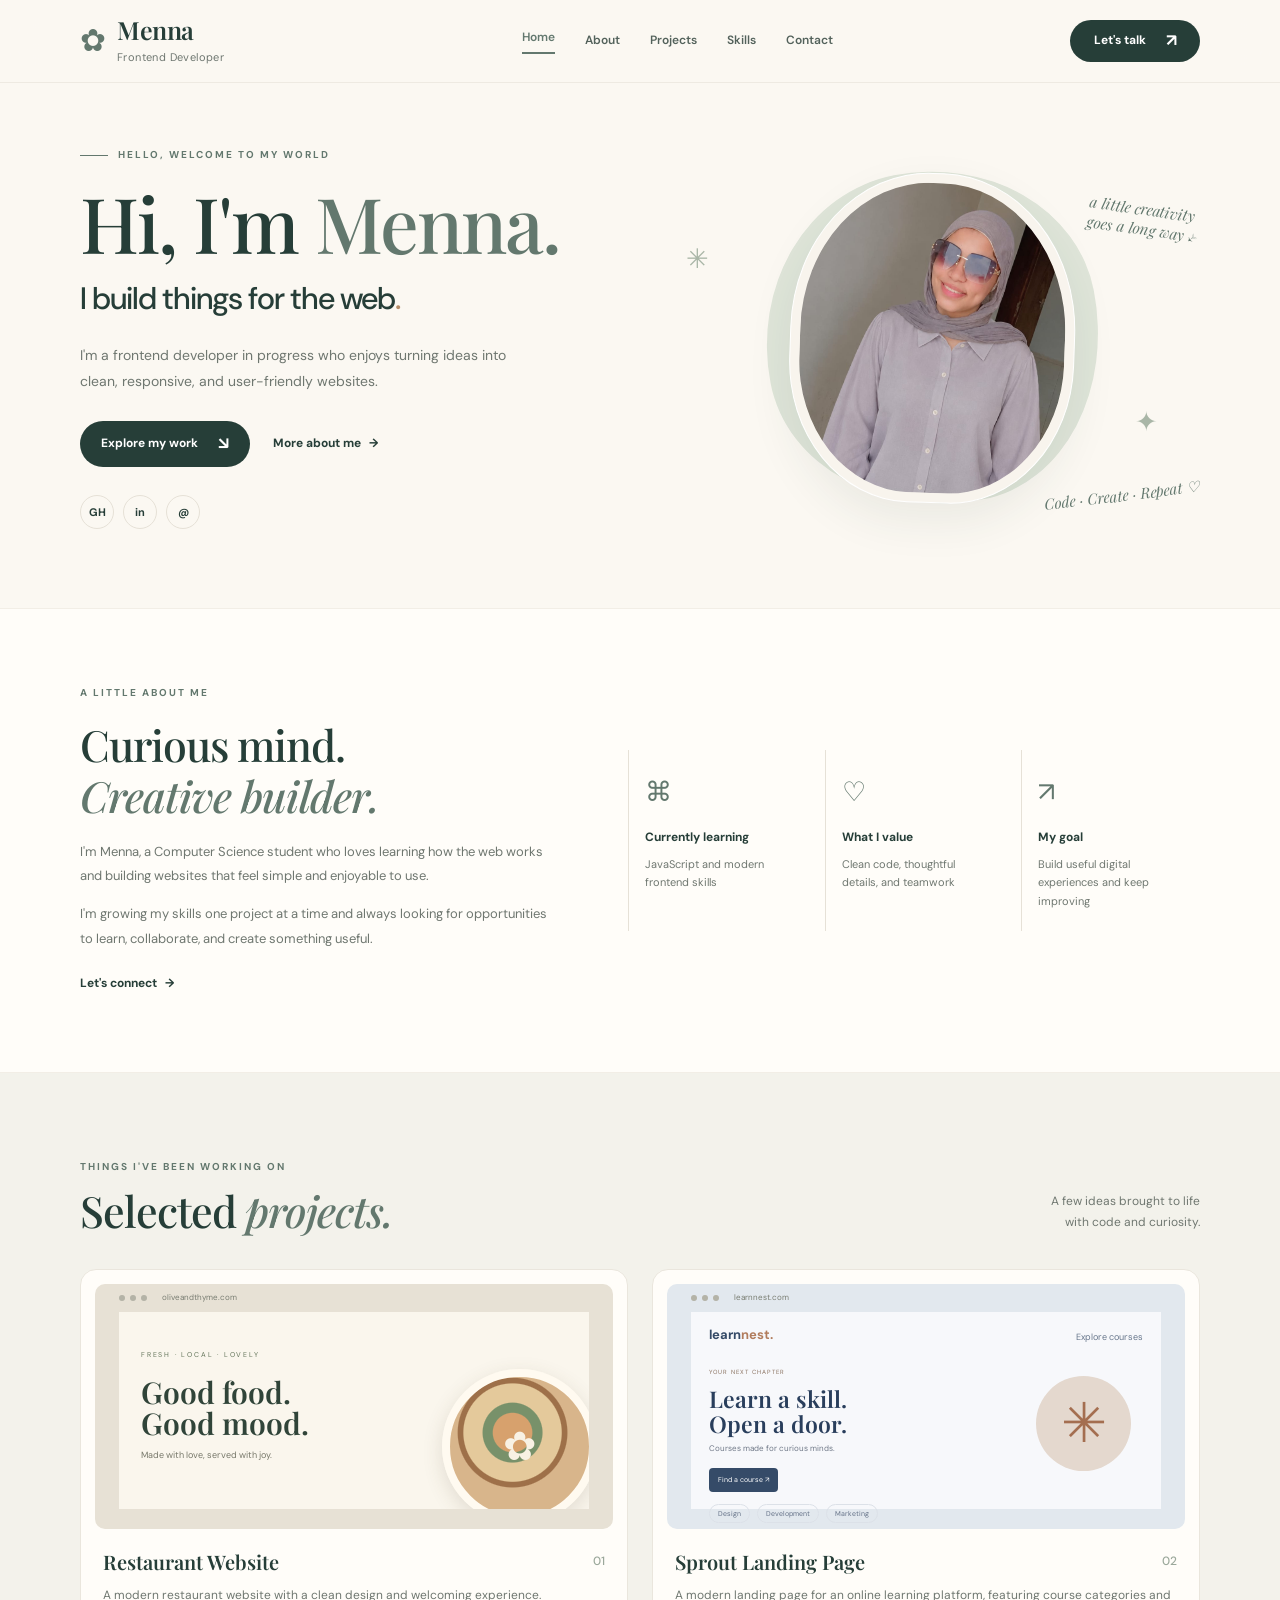
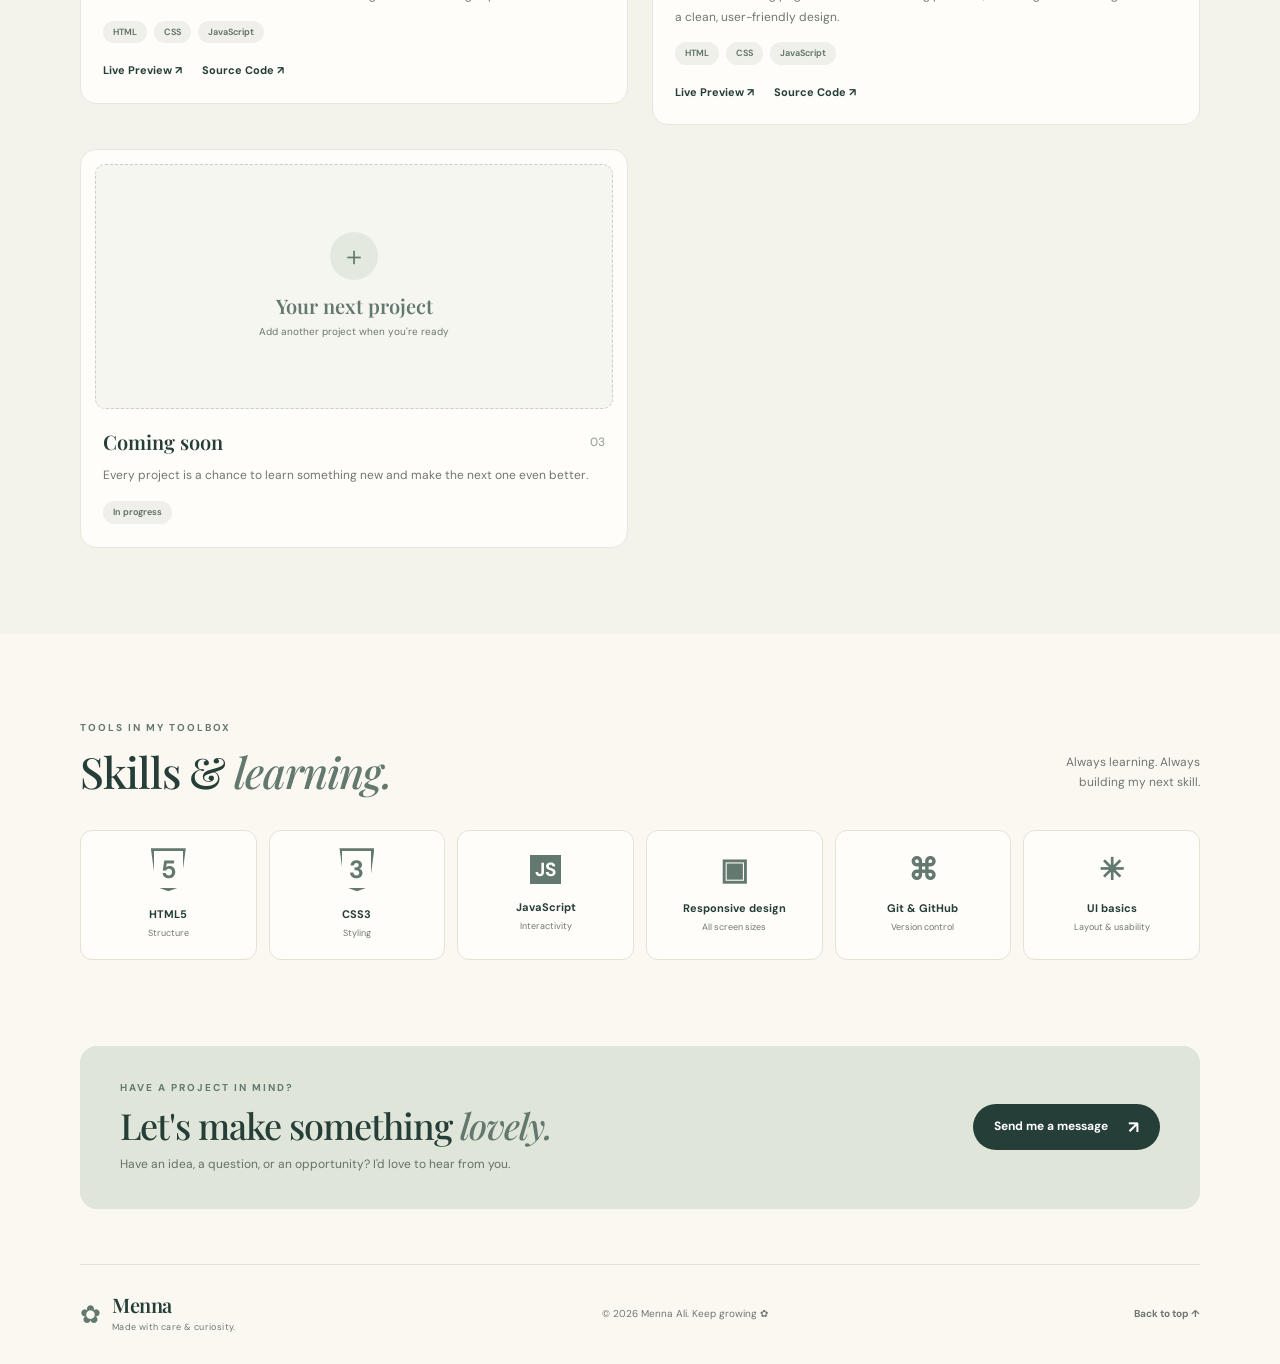
<file: index.html>
<!DOCTYPE html>
<html lang="en">
<head>
  <meta charset="UTF-8" />
  <meta name="viewport" content="width=device-width, initial-scale=1.0" />
  <meta name="description" content="Menna Ali — Frontend Developer portfolio." />
  <title>Menna Ali | Frontend Developer</title>
  <link rel="preconnect" href="https://fonts.googleapis.com">
  <link rel="preconnect" href="https://fonts.gstatic.com" crossorigin>
  <link href="https://fonts.googleapis.com/css2?family=DM+Sans:wght@400;500;600;700&family=Playfair+Display:wght@500;600;700&display=swap" rel="stylesheet">
  <link rel="stylesheet" href="style.css" />
</head>
<body>
  <header class="site-header">
    <nav class="nav container">
      <a class="brand" href="#home" aria-label="Menna home">
        <span class="brand-mark">✿</span>
        <span><strong>Menna</strong><small>Frontend Developer</small></span>
      </a>
      <button class="menu-toggle" id="menuToggle" aria-label="Open navigation" aria-expanded="false">☰</button>
      <div class="nav-links" id="navLinks">
        <a class="active" href="#home">Home</a><a href="#about">About</a><a href="#projects">Projects</a><a href="#skills">Skills</a><a href="#contact">Contact</a>
      </div>
      <a class="button button-dark nav-button" href="#contact">Let's talk <span>↗</span></a>
    </nav>
  </header>

  <main>
    <section class="hero container" id="home">
      <div class="hero-copy reveal">
        <p class="eyebrow"><span class="eyebrow-line"></span> HELLO, WELCOME TO MY WORLD</p>
        <h1>Hi, I'm <span>Menna.</span></h1>
        <h2>I build things for the web<span class="dot">.</span></h2>
        <p class="hero-text">I'm a frontend developer in progress who enjoys turning ideas into clean, responsive, and user-friendly websites.</p>
        <div class="hero-actions">
          <a class="button button-dark" href="#projects">Explore my work <span>↘</span></a>
          <a class="text-link" href="#about">More about me <span>→</span></a>
        </div>
       
<div class="socials">
    <a href="https://github.com/mennadev1"
       target="_blank"
       rel="noopener noreferrer"
       aria-label="GitHub">GH</a>

    <a href="https://www.linkedin.com/in/menna-ali-99b375332/"
       target="_blank"
       rel="noopener noreferrer"
       aria-label="LinkedIn">in</a>

    <a href="mailto:menna2288ali@gmail.com"
       aria-label="Email">@</a>
</div>

      </div>
      <div class="hero-visual reveal">
        <div class="sun-shape"></div>
        <div class="photo-frame">
          
          <img src="my-photo.jpeg" alt="Menna's portrait" onerror="this.style.display='none'; this.nextElementSibling.style.display='flex';">
          <div class="photo-placeholder"><span class="camera-icon">＋</span><strong>Your photo goes here</strong><small>Add a file named <b>my-photo.jpg</b></small></div>
        </div>
        <span class="hand-note note-top">a little creativity<br> goes a long way ↙</span>
        <span class="hand-note note-bottom">Code · Create · Repeat ♡</span>
        <span class="sparkle sparkle-one">✳</span><span class="sparkle sparkle-two">✦</span>
      </div>
    </section>

    <section class="about-section" id="about">
      <div class="container about-grid">
        <div class="about-copy reveal">
          <p class="eyebrow">A LITTLE ABOUT ME</p>
          <h2>Curious mind.<br><span>Creative builder.</span></h2>
          <p>I'm Menna, a Computer Science student who loves learning how the web works and building websites that feel simple and enjoyable to use.</p>
          <p>I'm growing my skills one project at a time and always looking for opportunities to learn, collaborate, and create something useful.</p>
          <a class="text-link" href="#contact">Let's connect <span>→</span></a>
        </div>
        <div class="about-cards reveal">
          <article class="mini-card"><span class="mini-icon">⌘</span><h3>Currently learning</h3><p>JavaScript and modern frontend skills</p></article>
          <article class="mini-card"><span class="mini-icon">♡</span><h3>What I value</h3><p>Clean code, thoughtful details, and teamwork</p></article>
          <article class="mini-card"><span class="mini-icon">↗</span><h3>My goal</h3><p>Build useful digital experiences and keep improving</p></article>
        </div>
      </div>
    </section>

    <section class="projects-section section-pad" id="projects">
      <div class="container">
        <div class="section-heading reveal"><div><p class="eyebrow">THINGS I'VE BEEN WORKING ON</p><h2>Selected <span>projects.</span></h2></div><p class="heading-note">A few ideas brought to life<br>with code and curiosity.</p></div>
        <div class="project-grid">

    <!-- Project 01: Restaurant -->
    <article class="project-card reveal">
        <div class="project-preview restaurant-preview">
            <div class="mock-browser">
                <span></span><span></span><span></span>
                <small>oliveandthyme.com</small>
            </div>
            <div class="restaurant-art">
                <span class="tiny-label">FRESH · LOCAL · LOVELY</span>
                <strong>Good food.<br>Good mood.</strong>
                <p>Made with love, served with joy.</p>
                <span class="food-circle">✿</span>
            </div>
        </div>

        <div class="project-info">
            <div class="project-title-row">
                <h3>Restaurant Website</h3>
                <span class="project-number">01</span>
            </div>

            <p>A modern restaurant website with a clean design and welcoming experience.</p>

            <div class="tags">
                <span>HTML</span>
                <span>CSS</span>
                <span>JavaScript</span>
            </div>

            <div class="project-links">
                <a href="https://mennadev1.github.io/restaurant-website/"
                   target="_blank" rel="noopener noreferrer" class="text-link">
                    Live Preview ↗
                </a>

                <a href="https://github.com/mennadev1/restaurant-website"
                   target="_blank" rel="noopener noreferrer" class="text-link">
                    Source Code ↗
                </a>
            </div>
        </div>
    </article>

    <!-- Project 02: Sprout -->
    <article class="project-card reveal">
        <div class="project-preview courses-preview">
            <div class="mock-browser">
                <span></span><span></span><span></span>
                <small>learnnest.com</small>
            </div>

            <div class="courses-art">
                <div class="course-nav">
                    learn<span>nest.</span>
                    <small>Explore courses</small>
                </div>

                <div class="course-hero">
                    <div>
                        <small>YOUR NEXT CHAPTER</small>
                        <strong>Learn a skill.<br>Open a door.</strong>
                        <p>Courses made for curious minds.</p>
                        <span class="fake-button">Find a course ↗</span>
                    </div>
                    <div class="course-orbit">✳</div>
                </div>

                <div class="course-pills">
                    <span>Design</span>
                    <span>Development</span>
                    <span>Marketing</span>
                </div>
            </div>
        </div>

        <div class="project-info">
            <div class="project-title-row">
                <h3>Sprout Landing Page</h3>
                <span class="project-number">02</span>
            </div>

            <p>A modern landing page for an online learning platform, featuring course categories and a clean, user-friendly design.</p>

            <div class="tags">
                <span>HTML</span>
                <span>CSS</span>
                <span>JavaScript</span>
            </div>

            <div class="project-links">
                <a href="https://mennadev1.github.io/sprout-landing-page/sprout/"
                   target="_blank" rel="noopener noreferrer" class="text-link">
                    Live Preview ↗
                </a>

                <a href="https://github.com/mennadev1/sprout-landing-page"
                   target="_blank" rel="noopener noreferrer" class="text-link">
                    Source Code ↗
                </a>
            </div>
        </div>
    </article>

    <!-- Project 03: Coming Soon -->
    <article class="project-card project-card-placeholder reveal">
        <div class="add-project">
            <span>＋</span>
            <strong>Your next project</strong>
            <small>Add another project when you're ready</small>
        </div>

        <div class="project-info">
            <div class="project-title-row">
                <h3>Coming soon</h3>
                <span class="project-number">03</span>
            </div>
            <p>Every project is a chance to learn something new and make the next one even better.</p>
            <div class="tags">
                <span>In progress</span>
            </div>
        </div>
    </article>

</div>
      </div>
    </section>

    <section class="skills-section section-pad" id="skills">
      <div class="container">
        <div class="section-heading reveal"><div><p class="eyebrow">TOOLS IN MY TOOLBOX</p><h2>Skills & <span>learning.</span></h2></div><p class="heading-note">Always learning. Always<br>building my next skill.</p></div>
        <div class="skills-grid reveal">
          <div class="skill"><span class="skill-symbol html-symbol">5</span><strong>HTML5</strong><small>Structure</small></div>
          <div class="skill"><span class="skill-symbol css-symbol">3</span><strong>CSS3</strong><small>Styling</small></div>
          <div class="skill"><span class="skill-symbol js-symbol">JS</span><strong>JavaScript</strong><small>Interactivity</small></div>
          <div class="skill"><span class="skill-symbol">▣</span><strong>Responsive design</strong><small>All screen sizes</small></div>
          <div class="skill"><span class="skill-symbol">⌘</span><strong>Git & GitHub</strong><small>Version control</small></div>
          <div class="skill"><span class="skill-symbol">✳</span><strong>UI basics</strong><small>Layout & usability</small></div>
        </div>
      </div>
    </section>

    <section class="contact-section container" id="contact">
      <div class="contact-box reveal"><div><p class="eyebrow">HAVE A PROJECT IN MIND?</p><h2>Let's make something <span>lovely.</span></h2><p>Have an idea, a question, or an opportunity? I'd love to hear from you.</p></div><a class="button button-dark" href="mailto:menna@example.com">Send me a message <span>↗</span></a></div>
    </section>
  </main>

  <footer class="footer container"><a class="brand footer-brand" href="#home"><span class="brand-mark">✿</span><span><strong>Menna</strong><small>Made with care & curiosity.</small></span></a><p>© <span id="year"></span> Menna Ali. Keep growing ✿</p><a class="back-top" href="#home">Back to top ↑</a></footer>
  <script src="script.js"></script>
</body>
</html>
</file>
<file: style.css>
:root {
  --paper: #fbf8f2;
  --paper-deep: #f2eee5;
  --sage: #dfe5d9;
  --sage-dark: #63786e;
  --ink: #263e38;
  --muted: #6f7770;
  --line: #e6e1d7;
  --white: #fffdf9;
  --serif: "Playfair Display", Georgia, serif;
  --sans: "DM Sans", Arial, sans-serif;
}
* { box-sizing: border-box; }
html { scroll-behavior: smooth; scroll-padding-top: 90px; }
body { margin: 0; color: var(--ink); background: var(--paper); font-family: var(--sans); line-height: 1.65; }
a { color: inherit; text-decoration: none; }
button { font: inherit; }
.container { width: min(1120px, calc(100% - 48px)); margin: 0 auto; }
.site-header { position: sticky; top: 0; z-index: 20; background: rgba(251,248,242,.92); backdrop-filter: blur(16px); border-bottom: 1px solid rgba(230,225,215,.6); }
.nav { height: 82px; display: flex; align-items: center; justify-content: space-between; gap: 24px; }
.brand { display: inline-flex; align-items: center; gap: 11px; min-width: 205px; }
.brand-mark { font-size: 31px; line-height: 1; color: var(--sage-dark); }
.brand strong { display: block; font: 600 25px/1.1 var(--serif); letter-spacing: -.4px; }
.brand small { display: block; margin-top: 4px; font-size: 11px; letter-spacing: .4px; color: var(--muted); }
.nav-links { display: flex; align-items: center; gap: 30px; }
.nav-links a { font-size: 12px; font-weight: 600; color: #53625b; transition: color .2s; }
.nav-links a:hover, .nav-links a.active { color: var(--sage-dark); }
.nav-links a.active::after { content: ""; display: block; height: 2px; background: var(--sage-dark); margin-top: 5px; }
.button { display: inline-flex; align-items: center; justify-content: center; gap: 20px; border-radius: 100px; padding: 13px 21px; font-size: 12px; font-weight: 700; transition: transform .2s, box-shadow .2s; border: 0; cursor: pointer; }
.button:hover { transform: translateY(-3px); box-shadow: 0 8px 22px #263e381c; }
.button-dark { background: var(--ink); color: white; }
.button span { font-size: 17px; line-height: 1; }
.nav-button { padding: 11px 17px; min-width: 130px; }
.menu-toggle { display: none; border: 0; background: transparent; color: var(--ink); font-size: 24px; cursor: pointer; }
.hero { min-height: 525px; display: grid; grid-template-columns: 1.02fr .98fr; align-items: center; gap: 30px; padding-top: 40px; padding-bottom: 55px; }
.eyebrow { display: flex; align-items: center; gap: 10px; color: var(--sage-dark); font-size: 10px; font-weight: 700; letter-spacing: 2px; margin: 0 0 17px; }
.eyebrow-line { width: 28px; height: 1px; background: var(--sage-dark); }
.hero h1 { margin: 0; font: 500 clamp(54px, 6vw, 78px)/1.08 var(--serif); letter-spacing: -2px; }
.hero h1 span { color: var(--sage-dark); }
.hero h2 { margin: 9px 0 18px; font-size: clamp(22px, 2.6vw, 31px); font-weight: 500; letter-spacing: -1px; }
.dot { color: #b58d69; }
.hero-text { max-width: 440px; color: var(--muted); font-size: 14px; line-height: 1.9; }
.hero-actions { display: flex; align-items: center; gap: 23px; flex-wrap: wrap; margin-top: 26px; }
.text-link { display: inline-flex; align-items: center; gap: 8px; font-size: 12px; font-weight: 700; color: var(--ink); }
.text-link span { transition: transform .2s; }
.text-link:hover span { transform: translateX(4px); }
.socials { display: flex; gap: 9px; margin-top: 28px; }
.socials a { width: 34px; height: 34px; border: 1px solid var(--line); border-radius: 50%; display: grid; place-items: center; font-size: 11px; font-weight: 700; transition: .2s; }
.socials a:hover { background: var(--sage); transform: translateY(-3px); }
.hero-visual { min-height: 390px; position: relative; display: grid; place-items: center; }
.sun-shape { position: absolute; width: 335px; height: 335px; background: var(--sage); border-radius: 48% 52% 44% 56% / 54% 45% 55% 46%; transform: rotate(-11deg); }
.photo-frame { position: relative; width: 285px; height: 330px; padding: 9px; border: 1px solid #fff; background: #f8f4ed; border-radius: 48% 48% 43% 43%; box-shadow: 0 18px 45px #263e3814; transform: rotate(2deg); overflow: hidden; }
.photo-frame img { width: 100%; height: 100%; object-fit: cover; border-radius: inherit; }
.photo-placeholder { position: absolute; inset: 9px; border-radius: inherit; background: linear-gradient(145deg,#e9e4da,#d7ded3); display: none; flex-direction: column; align-items: center; justify-content: center; text-align: center; color: var(--ink); }
.camera-icon { display: grid; place-items: center; width: 54px; height: 54px; border: 1px solid #7d8e83; border-radius: 50%; font-size: 31px; margin-bottom: 15px; }
.photo-placeholder strong { font: 600 19px var(--serif); }
.photo-placeholder small { font-size: 10px; color: var(--muted); margin-top: 8px; }
.hand-note { position: absolute; font: italic 15px var(--serif); line-height: 1.35; color: var(--sage-dark); }
.note-top { top: 56px; right: 0; transform: rotate(8deg); }
.note-bottom { bottom: 28px; right: 0; transform: rotate(-7deg); }
.sparkle { position: absolute; color: #a9b6a7; font-size: 27px; }
.sparkle-one { left: 20px; top: 94px; }.sparkle-two { right: 42px; bottom: 88px; }
.about-section { background: var(--white); border-top: 1px solid #f2eee6; border-bottom: 1px solid #f2eee6; padding: 76px 0; }
.about-grid { display: grid; grid-template-columns: .9fr 1.1fr; gap: 80px; align-items: center; }
.about-copy h2, .section-heading h2, .contact-box h2 { font: 500 clamp(31px, 4vw, 43px)/1.2 var(--serif); letter-spacing: -1px; margin: 0 0 18px; }
.about-copy h2 span, .section-heading h2 span, .contact-box h2 span { color: var(--sage-dark); font-style: italic; }
.about-copy > p:not(.eyebrow) { color: var(--muted); font-size: 13px; line-height: 1.9; }
.about-copy .text-link { margin-top: 10px; }
.about-cards { display: grid; grid-template-columns: repeat(3,1fr); gap: 18px; }
.mini-card { padding: 20px 16px; border-left: 1px solid var(--line); }
.mini-icon { display: block; font-size: 27px; color: var(--sage-dark); margin-bottom: 13px; }
.mini-card h3 { font-size: 12px; margin: 0 0 7px; }
.mini-card p { font-size: 11px; line-height: 1.7; color: var(--muted); margin: 0; }
.section-pad { padding: 86px 0; }
.projects-section { background: #f3f2eb; }
.section-heading { display: flex; justify-content: space-between; align-items: end; gap: 20px; margin-bottom: 32px; }
.section-heading .eyebrow { margin-bottom: 10px; }
.section-heading h2 { margin: 0; }
.heading-note { font-size: 12px; color: var(--muted); line-height: 1.7; text-align: right; margin: 0 0 5px; }
.project-card { background: var(--white); border: 1px solid #eae6dd; border-radius: 16px; overflow: hidden; transition: transform .25s, box-shadow .25s; }
.project-card:hover { transform: translateY(-5px); box-shadow: 0 16px 35px #263e3810; }
.project-preview { height: 245px; margin: 14px 14px 0; border-radius: 10px; overflow: hidden; position: relative; }
.restaurant-preview { background: #e7e1d5; padding: 0 24px 20px; }
.mock-browser { height: 28px; display: flex; align-items: center; gap: 5px; }
.mock-browser > span { width: 6px; height: 6px; border-radius: 50%; background: #b4b3a7; }
.mock-browser small { margin-left: 10px; color: #787c71; font-size: 8px; }
.restaurant-art { height: 197px; background: #faf6ed; padding: 27px 22px; position: relative; overflow: hidden; }
.tiny-label { font-size: 7px; letter-spacing: 1.8px; color: #65765c; }
.restaurant-art strong { display: block; margin-top: 12px; font: 600 30px/1.03 var(--serif); color: #304439; }
.restaurant-art p { font-size: 9px; color: #77786a; }
.food-circle { position: absolute; width: 155px; height: 155px; border-radius: 50%; background: radial-gradient(circle at 45% 40%,#d7a16d 0 17%,#78916a 18% 26%,#e4c99b 27% 43%,#9e7049 44% 48%,#d8b58b 49%); right: -8px; bottom: -15px; display: grid; place-items: center; color: #f8f1e4; font-size: 40px; border: 8px solid #fffaf0; box-shadow: 0 6px 20px #5a473126; }
.courses-preview { background: #e2e8ee; padding: 0 24px 20px; }
.courses-art { height: 197px; background: #f7f8fb; padding: 14px 18px; }
.course-nav { font: 700 13px var(--sans); color: #344a67; }
.course-nav span { color: #b17c5c; }.course-nav small { float: right; font: 9px var(--sans); color: #68778c; margin-top: 5px; }
.course-hero { margin-top: 13px; display: flex; justify-content: space-between; align-items: center; }
.course-hero > div:first-child { z-index: 1; }
.course-hero small { font-size: 6px; letter-spacing: 1px; color: #8a715f; }
.course-hero strong { display: block; font: 600 23px/1.08 var(--serif); color: #293e5c; margin: 5px 0; }
.course-hero p { font-size: 8px; color: #6f7887; margin: 0 0 9px; }
.fake-button { display: inline-block; background: #354b68; color: white; padding: 6px 9px; border-radius: 4px; font-size: 7px; }
.course-orbit { width: 95px; height: 95px; border-radius: 50%; background: #e4d8ce; color: #a46e50; display: grid; place-items: center; font-size: 55px; margin-right: 12px; }
.course-pills { display: flex; gap: 7px; margin-top: 12px; }
.course-pills span { border: 1px solid #dce1e8; border-radius: 20px; padding: 3px 8px; color: #647187; font-size: 7px; }
.project-info { padding: 19px 22px 23px; }
.project-title-row { display: flex; justify-content: space-between; align-items: center; gap: 12px; }
.project-title-row h3 { margin: 0; font: 600 20px var(--serif); }
.project-number { color: #9ba89b; font: 500 12px var(--sans); }
.project-info > p { color: var(--muted); font-size: 12px; line-height: 1.8; margin: 10px 0 14px; }
.tags { display: flex; gap: 7px; flex-wrap: wrap; }
.tags span { background: #eef0e9; border-radius: 20px; padding: 4px 10px; color: #5c6e61; font-size: 9px; font-weight: 600; }
.project-links { display: flex; gap: 20px; margin-top: 18px; }
.project-links .text-link { font-size: 11px; }
.project-card-placeholder { display: flex; flex-direction: column; justify-content: stretch; }
.add-project { min-height: 245px; margin: 14px 14px 0; border: 1px dashed #c8d0c4; border-radius: 10px; display: flex; flex-direction: column; align-items: center; justify-content: center; background: #f5f6ef; color: var(--sage-dark); }
.add-project > span { display: grid; place-items: center; width: 48px; height: 48px; border-radius: 50%; background: #e4e9df; font-size: 26px; margin-bottom: 12px; }
.add-project strong { font: 600 20px var(--serif); }
.add-project small { color: var(--muted); font-size: 10px; margin-top: 5px; }
.skills-section { background: var(--paper); }
.skills-grid { display: grid; grid-template-columns: repeat(6,1fr); gap: 12px; }
.skill { border: 1px solid var(--line); border-radius: 12px; min-height: 130px; display: flex; flex-direction: column; align-items: center; justify-content: center; padding: 15px 7px; background: #fffdf9; transition: transform .2s, background .2s; text-align: center; }
.skill:hover { transform: translateY(-4px); background: #f0f2e9; }
.skill-symbol { color: var(--sage-dark); font-size: 30px; line-height: 1; font-weight: 700; margin-bottom: 14px; }
.html-symbol, .css-symbol { font: 700 25px var(--sans); border: 3px solid var(--sage-dark); padding: 2px 7px; clip-path: polygon(0 0,100% 0,85% 90%,50% 100%,15% 90%); }
.js-symbol { background: var(--sage-dark); color: white; padding: 5px; font-size: 19px; }
.skill strong { font-size: 11px; }.skill small { font-size: 9px; color: var(--muted); margin-top: 3px; }
.contact-section { padding-top: 0; padding-bottom: 55px; }
.contact-box { padding: 34px 40px; border-radius: 17px; background: var(--sage); display: flex; align-items: center; justify-content: space-between; gap: 25px; }
.contact-box .eyebrow { margin-bottom: 8px; }.contact-box h2 { font-size: clamp(27px,3vw,36px); margin-bottom: 8px; }.contact-box > div > p:last-child { margin: 0; color: #637168; font-size: 12px; }
.footer { min-height: 100px; display: flex; align-items: center; justify-content: space-between; gap: 20px; border-top: 1px solid var(--line); }
.footer-brand { min-width: auto; }.footer-brand .brand-mark { font-size: 25px; }.footer-brand strong { font-size: 20px; }.footer-brand small { font-size: 9px; }
.footer p, .back-top { font-size: 10px; color: var(--muted); }.back-top { font-weight: 700; }
.reveal { opacity: 0; transform: translateY(18px); transition: opacity .65s ease, transform .65s ease; }.reveal.visible { opacity: 1; transform: translateY(0); }
@media (prefers-reduced-motion: reduce) { *,*::before,*::after { scroll-behavior: auto !important; transition-duration: .01ms !important; } .reveal { opacity: 1; transform: none; } }
@media (max-width: 900px) {
  .nav-links { gap: 17px; }.brand { min-width: auto; }.hero { min-height: 480px; }.sun-shape { width: 290px; height: 290px; }.photo-frame { width: 245px; height: 290px; }.note-top { right: -8px; }.note-bottom { right: -3px; }.about-grid { gap: 35px; }.about-cards { gap: 8px; }.mini-card { padding: 15px 10px; }.skills-grid { grid-template-columns: repeat(3,1fr); }
}
@media (max-width: 680px) {
  .container { width: min(100% - 32px, 520px); }.nav { height: 72px; gap: 12px; }.brand strong { font-size: 22px; }.brand small { font-size: 9px; }.menu-toggle { display: block; margin-left: auto; }.nav-button { display: none; }
  .nav-links { display: none; position: absolute; top: 71px; left: 16px; right: 16px; background: var(--white); border: 1px solid var(--line); border-radius: 14px; padding: 16px; box-shadow: 0 15px 30px #263e3812; flex-direction: column; align-items: stretch; gap: 0; }.nav-links.open { display: flex; }.nav-links a { padding: 11px 8px; }.nav-links a.active::after { display: none; }
  .hero { grid-template-columns: 1fr; padding-top: 54px; gap: 15px; }.hero-copy { order: 1; }.hero-visual { order: 0; min-height: 310px; }.sun-shape { width: 255px; height: 255px; }.photo-frame { width: 210px; height: 260px; }.note-top { top: 18px; right: 0; font-size: 12px; }.note-bottom { bottom: 4px; right: 4px; font-size: 12px; }.sparkle-one { left: 12px; top: 68px; }.hero h1 { font-size: 58px; }.hero h2 { font-size: 25px; }.hero-text { font-size: 13px; }
  .about-section, .section-pad { padding: 60px 0; }.about-grid { grid-template-columns: 1fr; gap: 35px; }.about-cards { grid-template-columns: 1fr; gap: 10px; }.mini-card { border-left: 2px solid var(--sage); padding: 8px 15px; }.mini-icon { margin-bottom: 4px; }.mini-card h3 { margin-bottom: 2px; }
  .section-heading { align-items: start; flex-direction: column; margin-bottom: 25px; }.heading-note { text-align: left; }.project-grid { grid-template-columns: 1fr; }.project-preview { height: 230px; }.restaurant-art, .courses-art { height: 182px; }.project-card-placeholder .add-project { min-height: 180px; }
  .skills-grid { grid-template-columns: repeat(2,1fr); }.skill { min-height: 115px; }.contact-box { padding: 28px 22px; flex-direction: column; align-items: flex-start; }.contact-box .button { align-self: stretch; }.footer { padding: 22px 0; flex-wrap: wrap; }.footer p { order: 3; width: 100%; margin: 0; }
}

.project-grid {
    display: grid;
    grid-template-columns: repeat(2, minmax(0, 1fr));
    gap: 24px;
    align-items: start;
}

.project-card {
    min-width: 0;
}

@media (max-width: 700px) {
    .project-grid {
        grid-template-columns: 1fr;
    }
}
</file>
